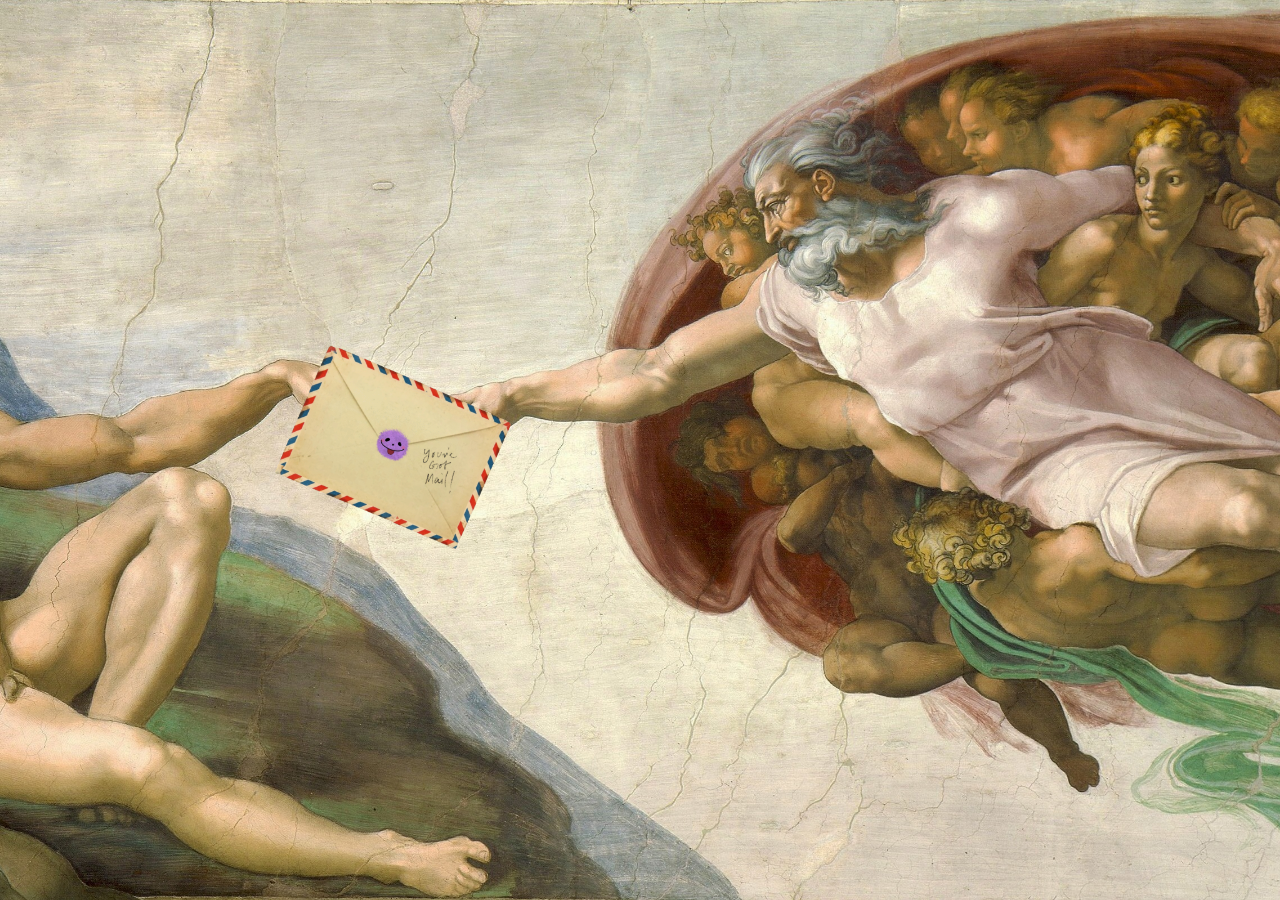
<file: index.html>
<!DOCTYPE html>
<html lang="en">
<head>
<meta charset="UTF-8">
<meta name="viewport" content="width=device-width, initial-scale=1.0">
<title>HELOOOOO</title>

<style>
body {
    margin: 0;
    height: 100vh;
    background-image: url("./assets/adam.jpg");
    background-size: cover;
    background-position: center;
    font-family: Arial, sans-serif;
}

/* CENTER BUT SHIFT LEFT SLIGHTLY */
.container {
    display: flex;
    justify-content: center;
    align-items: center;
    height: 100vh;
}

/* envelope image */
img {
    width: 250px;
    transition: transform 0.3s ease;
}

img:hover {
    transform: scale(1.08);
}

/* OPTIONAL: move envelope slightly left */
a {
    transform: translateX(-250px);
}
</style>

</head>

<body>

<div class="container">

    <a href="./the_letter.html">
        <img src="./assets/envelope.gif" alt="Envelope">
    </a>

</div>

</body>
</html>
</file>
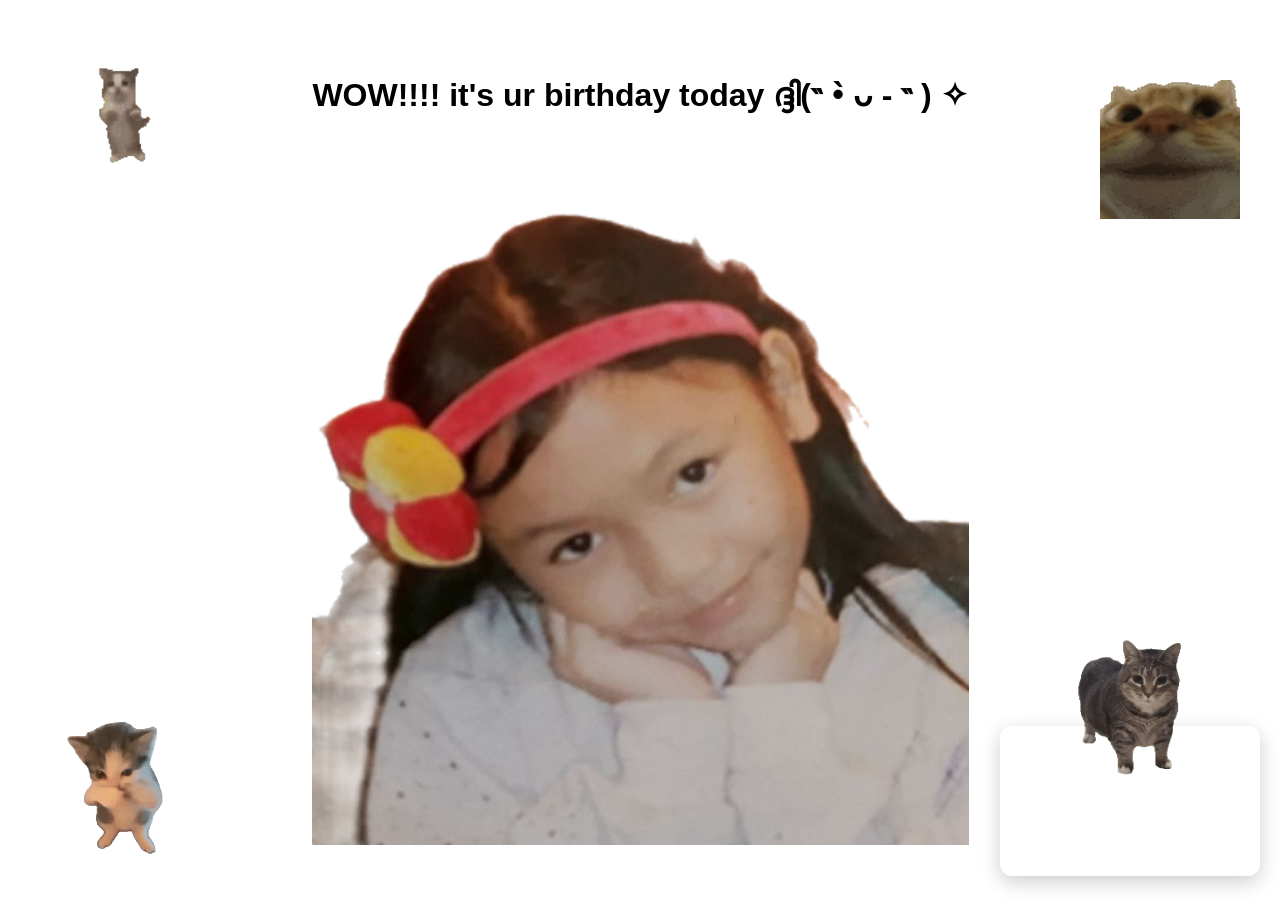
<file: the_letter.html>
<!DOCTYPE html>
<html lang="en">
<head>
<meta charset="UTF-8">
<meta name="viewport" content="width=device-width, initial-scale=1.0">
<title>Happy Birthday Kinaaaa!</title>

<style>
body {
    margin: 0;
    background: white;
    font-family: Arial, sans-serif;
}

/* MAIN LAYOUT */
.container {
    display: flex;
    justify-content: center;
    align-items: center;
    min-height: 100vh;
    position: relative;
    text-align: center;
}

/* CENTER CONTENT */
.center {
    display: flex;
    flex-direction: column;
    align-items: center;
}

h1 {
    margin-bottom: 20px;
}

/* MAIN IMAGE */
.main-image {
    max-width: 750px;
    width: 100%;
    height: auto;
}

/* COMMON GIF STYLE */
.gif {
    position: absolute;
    z-index: 10;
}

.gif img {
    width: 140px;
    height: auto;
}

/* 🎲 "RANDOM" POSITIONS AROUND SCREEN */

/* GIF 1 - top left */
.gif1 {
    top: 40px;
    left: 40px;
}

/* GIF 2 - bottom left */
.gif2 {
    bottom: 40px;
    left: 40px;
}

/* GIF 3 - top right */
.gif3 {
    top: 80px;
    right: 40px;
}

/* GIF 4 - mid right */
.gif4 {
    bottom: 120px;
    right: 80px;
}

/* 🎥 VIDEO bottom right */
.video {
    position: absolute;
    bottom: 20px;
    right: 20px;
}

.video iframe {
    width: 260px;
    height: 150px;
    border-radius: 12px;
    border: none;
    box-shadow: 0 6px 20px rgba(0,0,0,0.2);
}

/* MOBILE */
@media (max-width: 900px) {
    .gif {
        position: static;
        margin: 10px;
    }

    .video {
        position: static;
        margin-top: 20px;
    }

    .main-image {
        max-width: 350px;
    }

    .video iframe {
        width: 100%;
        max-width: 320px;
        height: 180px;
    }
}
</style>
</head>

<body>

<div class="container">

    <!-- GIF 1 -->
    <div class="gif gif1">
        <img src="./assets/cat-jump.gif" alt="gif1">
    </div>

    <!-- GIF 2 -->
    <div class="gif gif2">
        <img src="./assets/kucing-scuba-scuba-cat.gif" alt="gif2">
    </div>

    <!-- GIF 3 -->
    <div class="gif gif3">
        <img src="./assets/reaction.gif" alt="gif3">
    </div>

    <!-- GIF 4 -->
    <div class="gif gif4">
        <img src="./assets/uia-uia-cat.gif" alt="gif4">
    </div>

    <!-- CENTER -->
    <div class="center">

        <h1>WOW!!!! it's ur birthday today ദ്ദി(˵ •̀ ᴗ - ˵ ) ✧</h1>

        <img class="main-image" src="./assets/kinababy.png" alt="Birthday Image">

    </div>

</div>

<!-- VIDEO -->
<div class="video">
    <iframe
        src="https://youtu.be/RaeLAwacDG4?si=TFR7dg4VC5A1w89c"
        allow="autoplay"
        allowfullscreen>
    </iframe>
</div>

</body>
</html>
</file>
